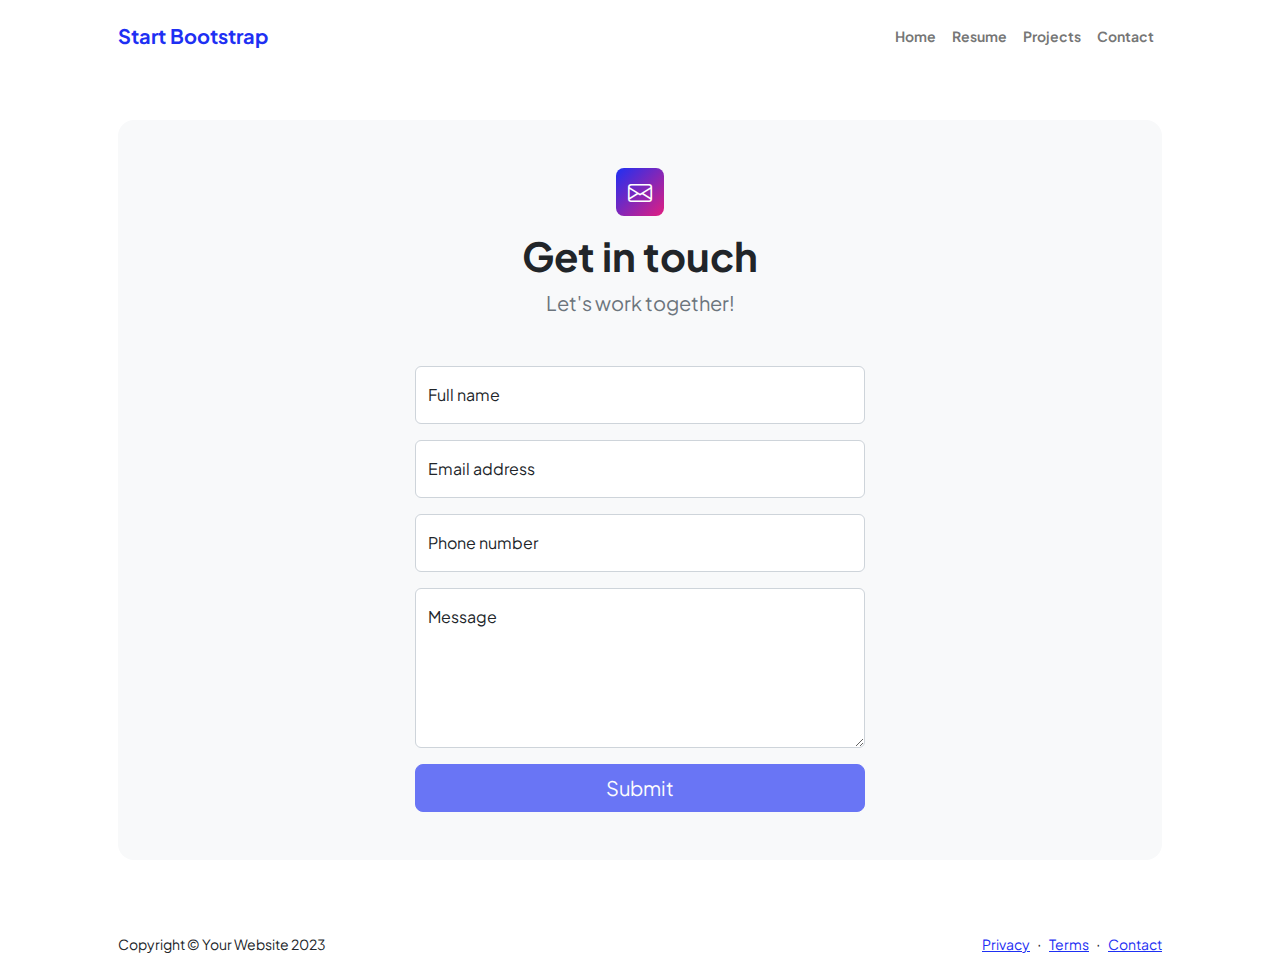
<file: contact.html>
<!DOCTYPE html>
<html lang="en">
    <head>
        <meta charset="utf-8" />
        <meta name="viewport" content="width=device-width, initial-scale=1, shrink-to-fit=no" />
        <meta name="description" content />
        <meta name="author" content />
        <title>Modern Business - Start Bootstrap Template</title>
        <!-- Favicon-->
        <link rel="icon" type="image/x-icon" href="assets/favicon.ico" />
        <!-- Custom Google font-->
        <link rel="preconnect" href="https://fonts.googleapis.com" />
        <link rel="preconnect" href="https://fonts.gstatic.com" crossorigin />
        <link href="https://fonts.googleapis.com/css2?family=Plus+Jakarta+Sans:wght@100;200;300;400;500;600;700;800;900&amp;display=swap" rel="stylesheet" />
        <!-- Bootstrap icons-->
        <link href="https://cdn.jsdelivr.net/npm/bootstrap-icons@1.8.1/font/bootstrap-icons.css" rel="stylesheet" />
        <!-- Core theme CSS (includes Bootstrap)-->
        <link href="css/styles.css" rel="stylesheet" />
    </head>
    <body class="d-flex flex-column">
        <main class="flex-shrink-0">
            <!-- Navigation-->
            <nav class="navbar navbar-expand-lg navbar-light bg-white py-3">
                <div class="container px-5">
                    <a class="navbar-brand" href="index.html"><span class="fw-bolder text-primary">Start Bootstrap</span></a>
                    <button class="navbar-toggler" type="button" data-bs-toggle="collapse" data-bs-target="#navbarSupportedContent" aria-controls="navbarSupportedContent" aria-expanded="false" aria-label="Toggle navigation"><span class="navbar-toggler-icon"></span></button>
                    <div class="collapse navbar-collapse" id="navbarSupportedContent">
                        <ul class="navbar-nav ms-auto mb-2 mb-lg-0 small fw-bolder">
                            <li class="nav-item"><a class="nav-link" href="index.html">Home</a></li>
                            <li class="nav-item"><a class="nav-link" href="resume.html">Resume</a></li>
                            <li class="nav-item"><a class="nav-link" href="projects.html">Projects</a></li>
                            <li class="nav-item"><a class="nav-link" href="contact.html">Contact</a></li>
                        </ul>
                    </div>
                </div>
            </nav>
            <!-- Page content-->
            <section class="py-5">
                <div class="container px-5">
                    <!-- Contact form-->
                    <div class="bg-light rounded-4 py-5 px-4 px-md-5">
                        <div class="text-center mb-5">
                            <div class="feature bg-primary bg-gradient-primary-to-secondary text-white rounded-3 mb-3"><i class="bi bi-envelope"></i></div>
                            <h1 class="fw-bolder">Get in touch</h1>
                            <p class="lead fw-normal text-muted mb-0">Let's work together!</p>
                        </div>
                        <div class="row gx-5 justify-content-center">
                            <div class="col-lg-8 col-xl-6">
                                <!-- * * * * * * * * * * * * * * *-->
                                <!-- * * SB Forms Contact Form * *-->
                                <!-- * * * * * * * * * * * * * * *-->
                                <!-- This form is pre-integrated with SB Forms.-->
                                <!-- To make this form functional, sign up at-->
                                <!-- https://startbootstrap.com/solution/contact-forms-->
                                <!-- to get an API token!-->
                                <form id="contactForm" data-sb-form-api-token="API_TOKEN">
                                    <!-- Name input-->
                                    <div class="form-floating mb-3">
                                        <input class="form-control" id="name" type="text" placeholder="Enter your name..." data-sb-validations="required" />
                                        <label for="name">Full name</label>
                                        <div class="invalid-feedback" data-sb-feedback="name:required">A name is required.</div>
                                    </div>
                                    <!-- Email address input-->
                                    <div class="form-floating mb-3">
                                        <input class="form-control" id="email" type="email" placeholder="name@example.com" data-sb-validations="required,email" />
                                        <label for="email">Email address</label>
                                        <div class="invalid-feedback" data-sb-feedback="email:required">An email is required.</div>
                                        <div class="invalid-feedback" data-sb-feedback="email:email">Email is not valid.</div>
                                    </div>
                                    <!-- Phone number input-->
                                    <div class="form-floating mb-3">
                                        <input class="form-control" id="phone" type="tel" placeholder="(123) 456-7890" data-sb-validations="required" />
                                        <label for="phone">Phone number</label>
                                        <div class="invalid-feedback" data-sb-feedback="phone:required">A phone number is required.</div>
                                    </div>
                                    <!-- Message input-->
                                    <div class="form-floating mb-3">
                                        <textarea class="form-control" id="message" type="text" placeholder="Enter your message here..." style="height: 10rem" data-sb-validations="required"></textarea>
                                        <label for="message">Message</label>
                                        <div class="invalid-feedback" data-sb-feedback="message:required">A message is required.</div>
                                    </div>
                                    <!-- Submit success message-->
                                    <!---->
                                    <!-- This is what your users will see when the form-->
                                    <!-- has successfully submitted-->
                                    <div class="d-none" id="submitSuccessMessage">
                                        <div class="text-center mb-3">
                                            <div class="fw-bolder">Form submission successful!</div>
                                            To activate this form, sign up at
                                            <br />
                                            <a href="https://startbootstrap.com/solution/contact-forms">https://startbootstrap.com/solution/contact-forms</a>
                                        </div>
                                    </div>
                                    <!-- Submit error message-->
                                    <!---->
                                    <!-- This is what your users will see when there is-->
                                    <!-- an error submitting the form-->
                                    <div class="d-none" id="submitErrorMessage"><div class="text-center text-danger mb-3">Error sending message!</div></div>
                                    <!-- Submit Button-->
                                    <div class="d-grid"><button class="btn btn-primary btn-lg disabled" id="submitButton" type="submit">Submit</button></div>
                                </form>
                            </div>
                        </div>
                    </div>
                </div>
            </section>
        </main>
        <!-- Footer-->
        <footer class="bg-white py-4 mt-auto">
            <div class="container px-5">
                <div class="row align-items-center justify-content-between flex-column flex-sm-row">
                    <div class="col-auto"><div class="small m-0">Copyright &copy; Your Website 2023</div></div>
                    <div class="col-auto">
                        <a class="small" href="#!">Privacy</a>
                        <span class="mx-1">&middot;</span>
                        <a class="small" href="#!">Terms</a>
                        <span class="mx-1">&middot;</span>
                        <a class="small" href="#!">Contact</a>
                    </div>
                </div>
            </div>
        </footer>
        <!-- Bootstrap core JS-->
        <script src="https://cdn.jsdelivr.net/npm/bootstrap@5.2.3/dist/js/bootstrap.bundle.min.js"></script>
        <!-- Core theme JS-->
        <script src="js/scripts.js"></script>
        <!-- * * * * * * * * * * * * * * * * * * * * * * * * * * * * * * * * * * * * * * * *-->
        <!-- * *                               SB Forms JS                               * *-->
        <!-- * * Activate your form at https://startbootstrap.com/solution/contact-forms * *-->
        <!-- * * * * * * * * * * * * * * * * * * * * * * * * * * * * * * * * * * * * * * * *-->
        <script src="https://cdn.startbootstrap.com/sb-forms-latest.js"></script>
    </body>
</html>
</file>
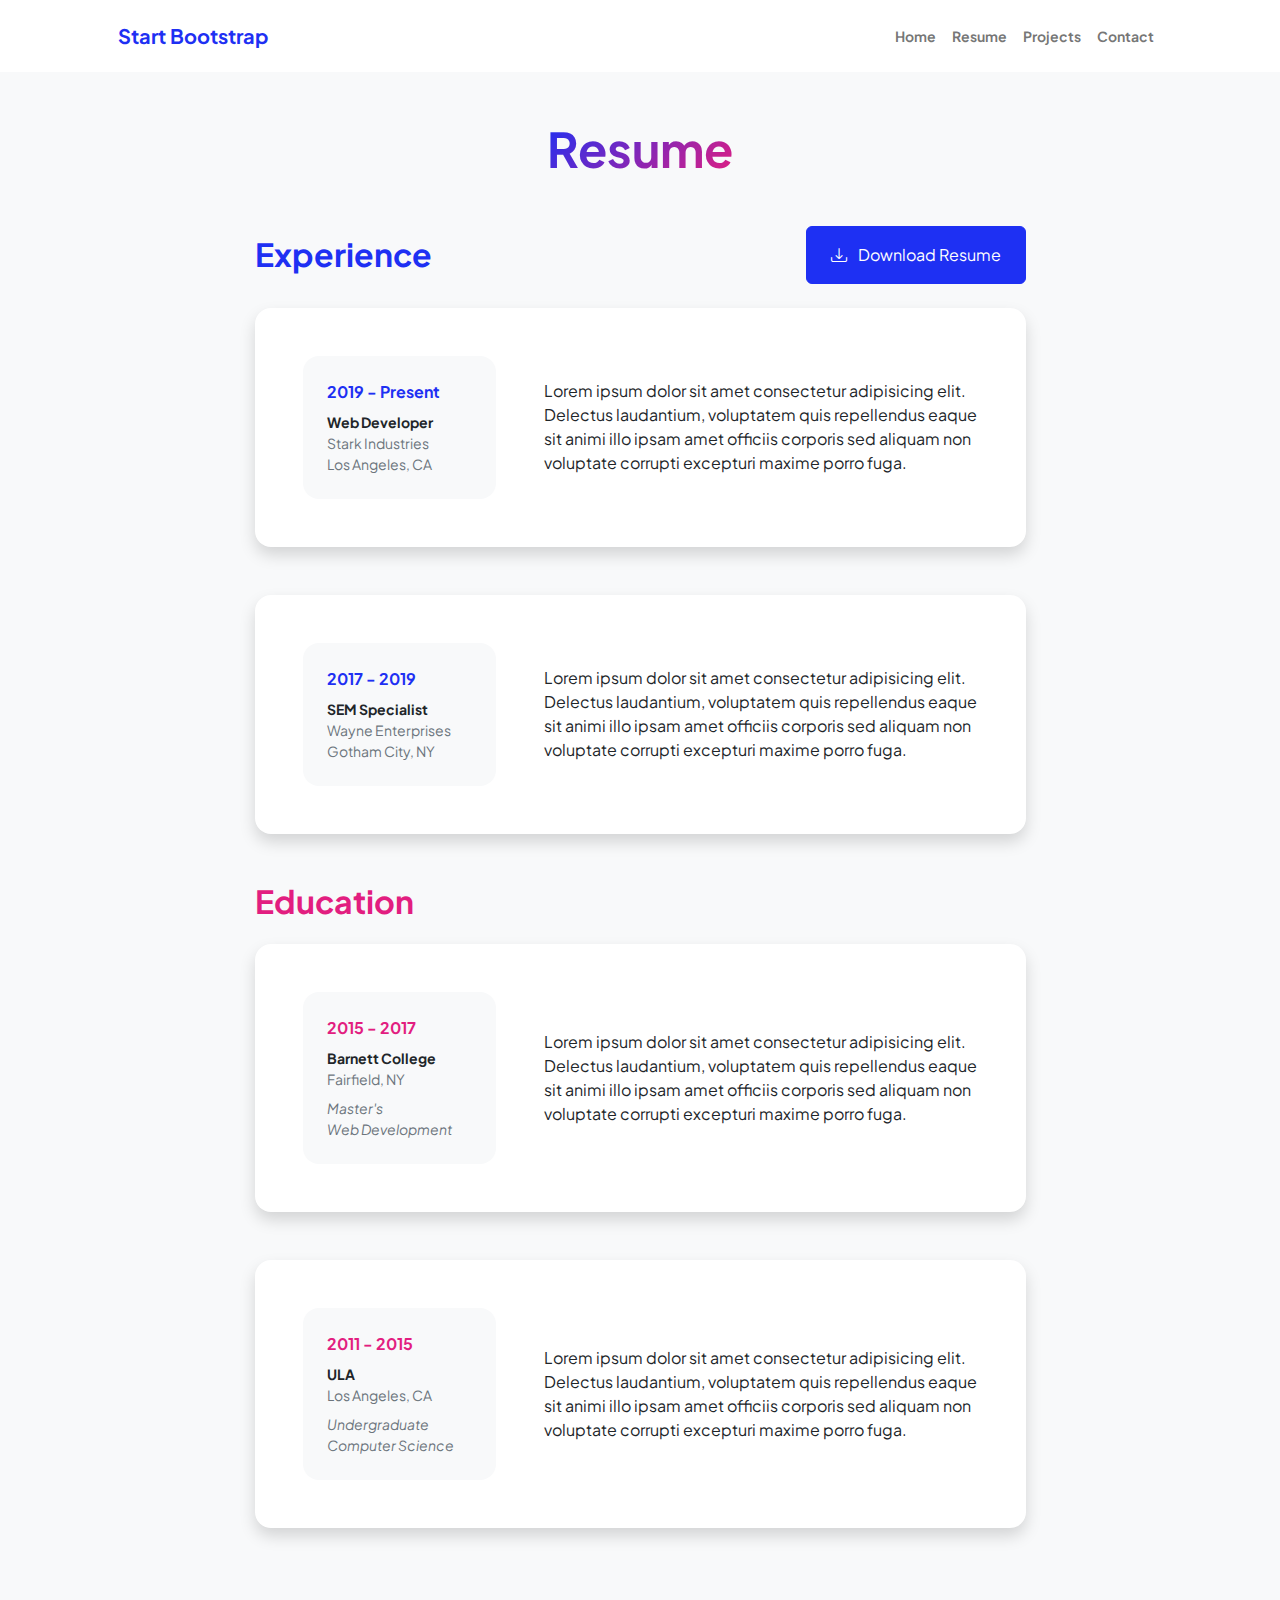
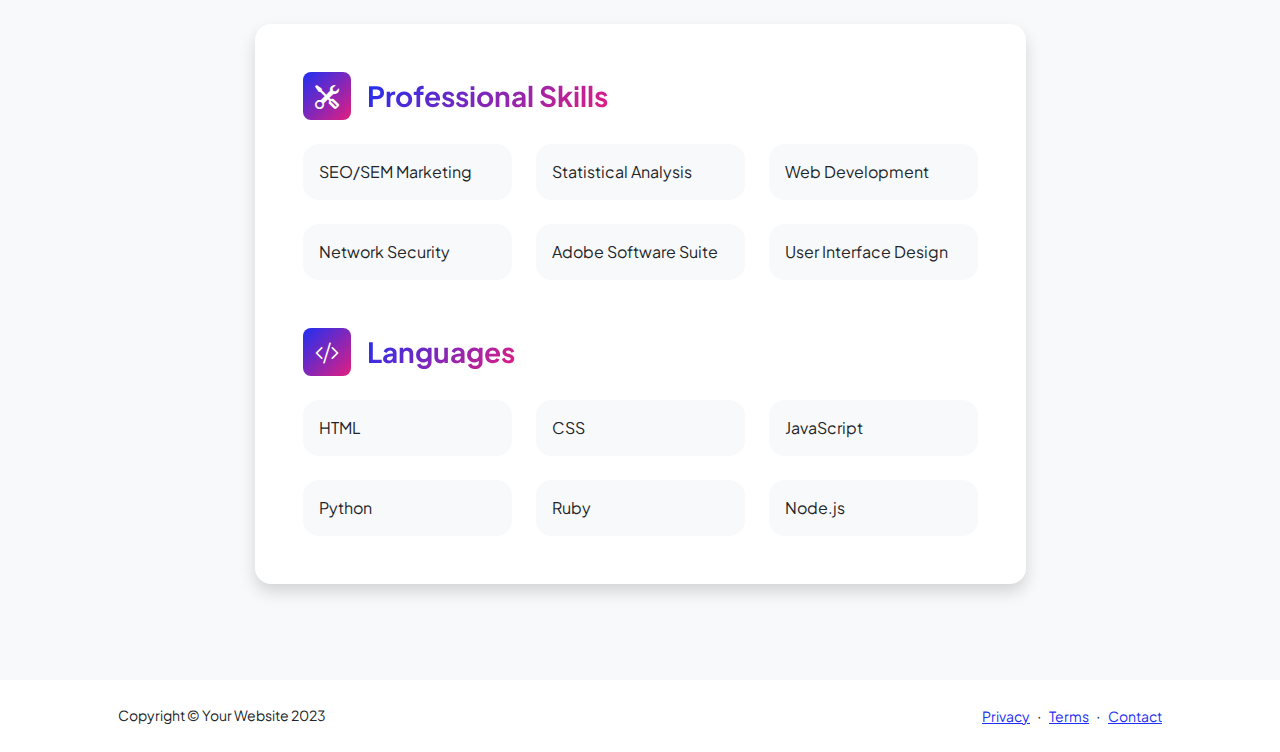
<file: resume.html>
<!DOCTYPE html>
<html lang="en">
    <head>
        <meta charset="utf-8" />
        <meta name="viewport" content="width=device-width, initial-scale=1, shrink-to-fit=no" />
        <meta name="description" content="" />
        <meta name="author" content="" />
        <title>Personal - Start Bootstrap Template</title>
        <!-- Favicon-->
        <link rel="icon" type="image/x-icon" href="assets/favicon.ico" />
        <!-- Custom Google font-->
        <link rel="preconnect" href="https://fonts.googleapis.com" />
        <link rel="preconnect" href="https://fonts.gstatic.com" crossorigin />
        <link href="https://fonts.googleapis.com/css2?family=Plus+Jakarta+Sans:wght@100;200;300;400;500;600;700;800;900&amp;display=swap" rel="stylesheet" />
        <!-- Bootstrap icons-->
        <link href="https://cdn.jsdelivr.net/npm/bootstrap-icons@1.8.1/font/bootstrap-icons.css" rel="stylesheet" />
        <!-- Core theme CSS (includes Bootstrap)-->
        <link href="css/styles.css" rel="stylesheet" />
    </head>
    <body class="d-flex flex-column h-100 bg-light">
        <main class="flex-shrink-0">
            <!-- Navigation-->
            <nav class="navbar navbar-expand-lg navbar-light bg-white py-3">
                <div class="container px-5">
                    <a class="navbar-brand" href="index.html"><span class="fw-bolder text-primary">Start Bootstrap</span></a>
                    <button class="navbar-toggler" type="button" data-bs-toggle="collapse" data-bs-target="#navbarSupportedContent" aria-controls="navbarSupportedContent" aria-expanded="false" aria-label="Toggle navigation"><span class="navbar-toggler-icon"></span></button>
                    <div class="collapse navbar-collapse" id="navbarSupportedContent">
                        <ul class="navbar-nav ms-auto mb-2 mb-lg-0 small fw-bolder">
                            <li class="nav-item"><a class="nav-link" href="index.html">Home</a></li>
                            <li class="nav-item"><a class="nav-link" href="resume.html">Resume</a></li>
                            <li class="nav-item"><a class="nav-link" href="projects.html">Projects</a></li>
                            <li class="nav-item"><a class="nav-link" href="contact.html">Contact</a></li>
                        </ul>
                    </div>
                </div>
            </nav>
            <!-- Page Content-->
            <div class="container px-5 my-5">
                <div class="text-center mb-5">
                    <h1 class="display-5 fw-bolder mb-0"><span class="text-gradient d-inline">Resume</span></h1>
                </div>
                <div class="row gx-5 justify-content-center">
                    <div class="col-lg-11 col-xl-9 col-xxl-8">
                        <!-- Experience Section-->
                        <section>
                            <div class="d-flex align-items-center justify-content-between mb-4">
                                <h2 class="text-primary fw-bolder mb-0">Experience</h2>
                                <!-- Download resume button-->
                                <!-- Note: Set the link href target to a PDF file within your project-->
                                <a class="btn btn-primary px-4 py-3" href="#!">
                                    <div class="d-inline-block bi bi-download me-2"></div>
                                    Download Resume
                                </a>
                            </div>
                            <!-- Experience Card 1-->
                            <div class="card shadow border-0 rounded-4 mb-5">
                                <div class="card-body p-5">
                                    <div class="row align-items-center gx-5">
                                        <div class="col text-center text-lg-start mb-4 mb-lg-0">
                                            <div class="bg-light p-4 rounded-4">
                                                <div class="text-primary fw-bolder mb-2">2019 - Present</div>
                                                <div class="small fw-bolder">Web Developer</div>
                                                <div class="small text-muted">Stark Industries</div>
                                                <div class="small text-muted">Los Angeles, CA</div>
                                            </div>
                                        </div>
                                        <div class="col-lg-8"><div>Lorem ipsum dolor sit amet consectetur adipisicing elit. Delectus laudantium, voluptatem quis repellendus eaque sit animi illo ipsam amet officiis corporis sed aliquam non voluptate corrupti excepturi maxime porro fuga.</div></div>
                                    </div>
                                </div>
                            </div>
                            <!-- Experience Card 2-->
                            <div class="card shadow border-0 rounded-4 mb-5">
                                <div class="card-body p-5">
                                    <div class="row align-items-center gx-5">
                                        <div class="col text-center text-lg-start mb-4 mb-lg-0">
                                            <div class="bg-light p-4 rounded-4">
                                                <div class="text-primary fw-bolder mb-2">2017 - 2019</div>
                                                <div class="small fw-bolder">SEM Specialist</div>
                                                <div class="small text-muted">Wayne Enterprises</div>
                                                <div class="small text-muted">Gotham City, NY</div>
                                            </div>
                                        </div>
                                        <div class="col-lg-8"><div>Lorem ipsum dolor sit amet consectetur adipisicing elit. Delectus laudantium, voluptatem quis repellendus eaque sit animi illo ipsam amet officiis corporis sed aliquam non voluptate corrupti excepturi maxime porro fuga.</div></div>
                                    </div>
                                </div>
                            </div>
                        </section>
                        <!-- Education Section-->
                        <section>
                            <h2 class="text-secondary fw-bolder mb-4">Education</h2>
                            <!-- Education Card 1-->
                            <div class="card shadow border-0 rounded-4 mb-5">
                                <div class="card-body p-5">
                                    <div class="row align-items-center gx-5">
                                        <div class="col text-center text-lg-start mb-4 mb-lg-0">
                                            <div class="bg-light p-4 rounded-4">
                                                <div class="text-secondary fw-bolder mb-2">2015 - 2017</div>
                                                <div class="mb-2">
                                                    <div class="small fw-bolder">Barnett College</div>
                                                    <div class="small text-muted">Fairfield, NY</div>
                                                </div>
                                                <div class="fst-italic">
                                                    <div class="small text-muted">Master's</div>
                                                    <div class="small text-muted">Web Development</div>
                                                </div>
                                            </div>
                                        </div>
                                        <div class="col-lg-8"><div>Lorem ipsum dolor sit amet consectetur adipisicing elit. Delectus laudantium, voluptatem quis repellendus eaque sit animi illo ipsam amet officiis corporis sed aliquam non voluptate corrupti excepturi maxime porro fuga.</div></div>
                                    </div>
                                </div>
                            </div>
                            <!-- Education Card 2-->
                            <div class="card shadow border-0 rounded-4 mb-5">
                                <div class="card-body p-5">
                                    <div class="row align-items-center gx-5">
                                        <div class="col text-center text-lg-start mb-4 mb-lg-0">
                                            <div class="bg-light p-4 rounded-4">
                                                <div class="text-secondary fw-bolder mb-2">2011 - 2015</div>
                                                <div class="mb-2">
                                                    <div class="small fw-bolder">ULA</div>
                                                    <div class="small text-muted">Los Angeles, CA</div>
                                                </div>
                                                <div class="fst-italic">
                                                    <div class="small text-muted">Undergraduate</div>
                                                    <div class="small text-muted">Computer Science</div>
                                                </div>
                                            </div>
                                        </div>
                                        <div class="col-lg-8"><div>Lorem ipsum dolor sit amet consectetur adipisicing elit. Delectus laudantium, voluptatem quis repellendus eaque sit animi illo ipsam amet officiis corporis sed aliquam non voluptate corrupti excepturi maxime porro fuga.</div></div>
                                    </div>
                                </div>
                            </div>
                        </section>
                        <!-- Divider-->
                        <div class="pb-5"></div>
                        <!-- Skills Section-->
                        <section>
                            <!-- Skillset Card-->
                            <div class="card shadow border-0 rounded-4 mb-5">
                                <div class="card-body p-5">
                                    <!-- Professional skills list-->
                                    <div class="mb-5">
                                        <div class="d-flex align-items-center mb-4">
                                            <div class="feature bg-primary bg-gradient-primary-to-secondary text-white rounded-3 me-3"><i class="bi bi-tools"></i></div>
                                            <h3 class="fw-bolder mb-0"><span class="text-gradient d-inline">Professional Skills</span></h3>
                                        </div>
                                        <div class="row row-cols-1 row-cols-md-3 mb-4">
                                            <div class="col mb-4 mb-md-0"><div class="d-flex align-items-center bg-light rounded-4 p-3 h-100">SEO/SEM Marketing</div></div>
                                            <div class="col mb-4 mb-md-0"><div class="d-flex align-items-center bg-light rounded-4 p-3 h-100">Statistical Analysis</div></div>
                                            <div class="col"><div class="d-flex align-items-center bg-light rounded-4 p-3 h-100">Web Development</div></div>
                                        </div>
                                        <div class="row row-cols-1 row-cols-md-3">
                                            <div class="col mb-4 mb-md-0"><div class="d-flex align-items-center bg-light rounded-4 p-3 h-100">Network Security</div></div>
                                            <div class="col mb-4 mb-md-0"><div class="d-flex align-items-center bg-light rounded-4 p-3 h-100">Adobe Software Suite</div></div>
                                            <div class="col"><div class="d-flex align-items-center bg-light rounded-4 p-3 h-100">User Interface Design</div></div>
                                        </div>
                                    </div>
                                    <!-- Languages list-->
                                    <div class="mb-0">
                                        <div class="d-flex align-items-center mb-4">
                                            <div class="feature bg-primary bg-gradient-primary-to-secondary text-white rounded-3 me-3"><i class="bi bi-code-slash"></i></div>
                                            <h3 class="fw-bolder mb-0"><span class="text-gradient d-inline">Languages</span></h3>
                                        </div>
                                        <div class="row row-cols-1 row-cols-md-3 mb-4">
                                            <div class="col mb-4 mb-md-0"><div class="d-flex align-items-center bg-light rounded-4 p-3 h-100">HTML</div></div>
                                            <div class="col mb-4 mb-md-0"><div class="d-flex align-items-center bg-light rounded-4 p-3 h-100">CSS</div></div>
                                            <div class="col"><div class="d-flex align-items-center bg-light rounded-4 p-3 h-100">JavaScript</div></div>
                                        </div>
                                        <div class="row row-cols-1 row-cols-md-3">
                                            <div class="col mb-4 mb-md-0"><div class="d-flex align-items-center bg-light rounded-4 p-3 h-100">Python</div></div>
                                            <div class="col mb-4 mb-md-0"><div class="d-flex align-items-center bg-light rounded-4 p-3 h-100">Ruby</div></div>
                                            <div class="col"><div class="d-flex align-items-center bg-light rounded-4 p-3 h-100">Node.js</div></div>
                                        </div>
                                    </div>
                                </div>
                            </div>
                        </section>
                    </div>
                </div>
            </div>
        </main>
        <!-- Footer-->
        <footer class="bg-white py-4 mt-auto">
            <div class="container px-5">
                <div class="row align-items-center justify-content-between flex-column flex-sm-row">
                    <div class="col-auto"><div class="small m-0">Copyright &copy; Your Website 2023</div></div>
                    <div class="col-auto">
                        <a class="small" href="#!">Privacy</a>
                        <span class="mx-1">&middot;</span>
                        <a class="small" href="#!">Terms</a>
                        <span class="mx-1">&middot;</span>
                        <a class="small" href="#!">Contact</a>
                    </div>
                </div>
            </div>
        </footer>
        <!-- Bootstrap core JS-->
        <script src="https://cdn.jsdelivr.net/npm/bootstrap@5.2.3/dist/js/bootstrap.bundle.min.js"></script>
        <!-- Core theme JS-->
        <script src="js/scripts.js"></script>
    </body>
</html>
</file>
